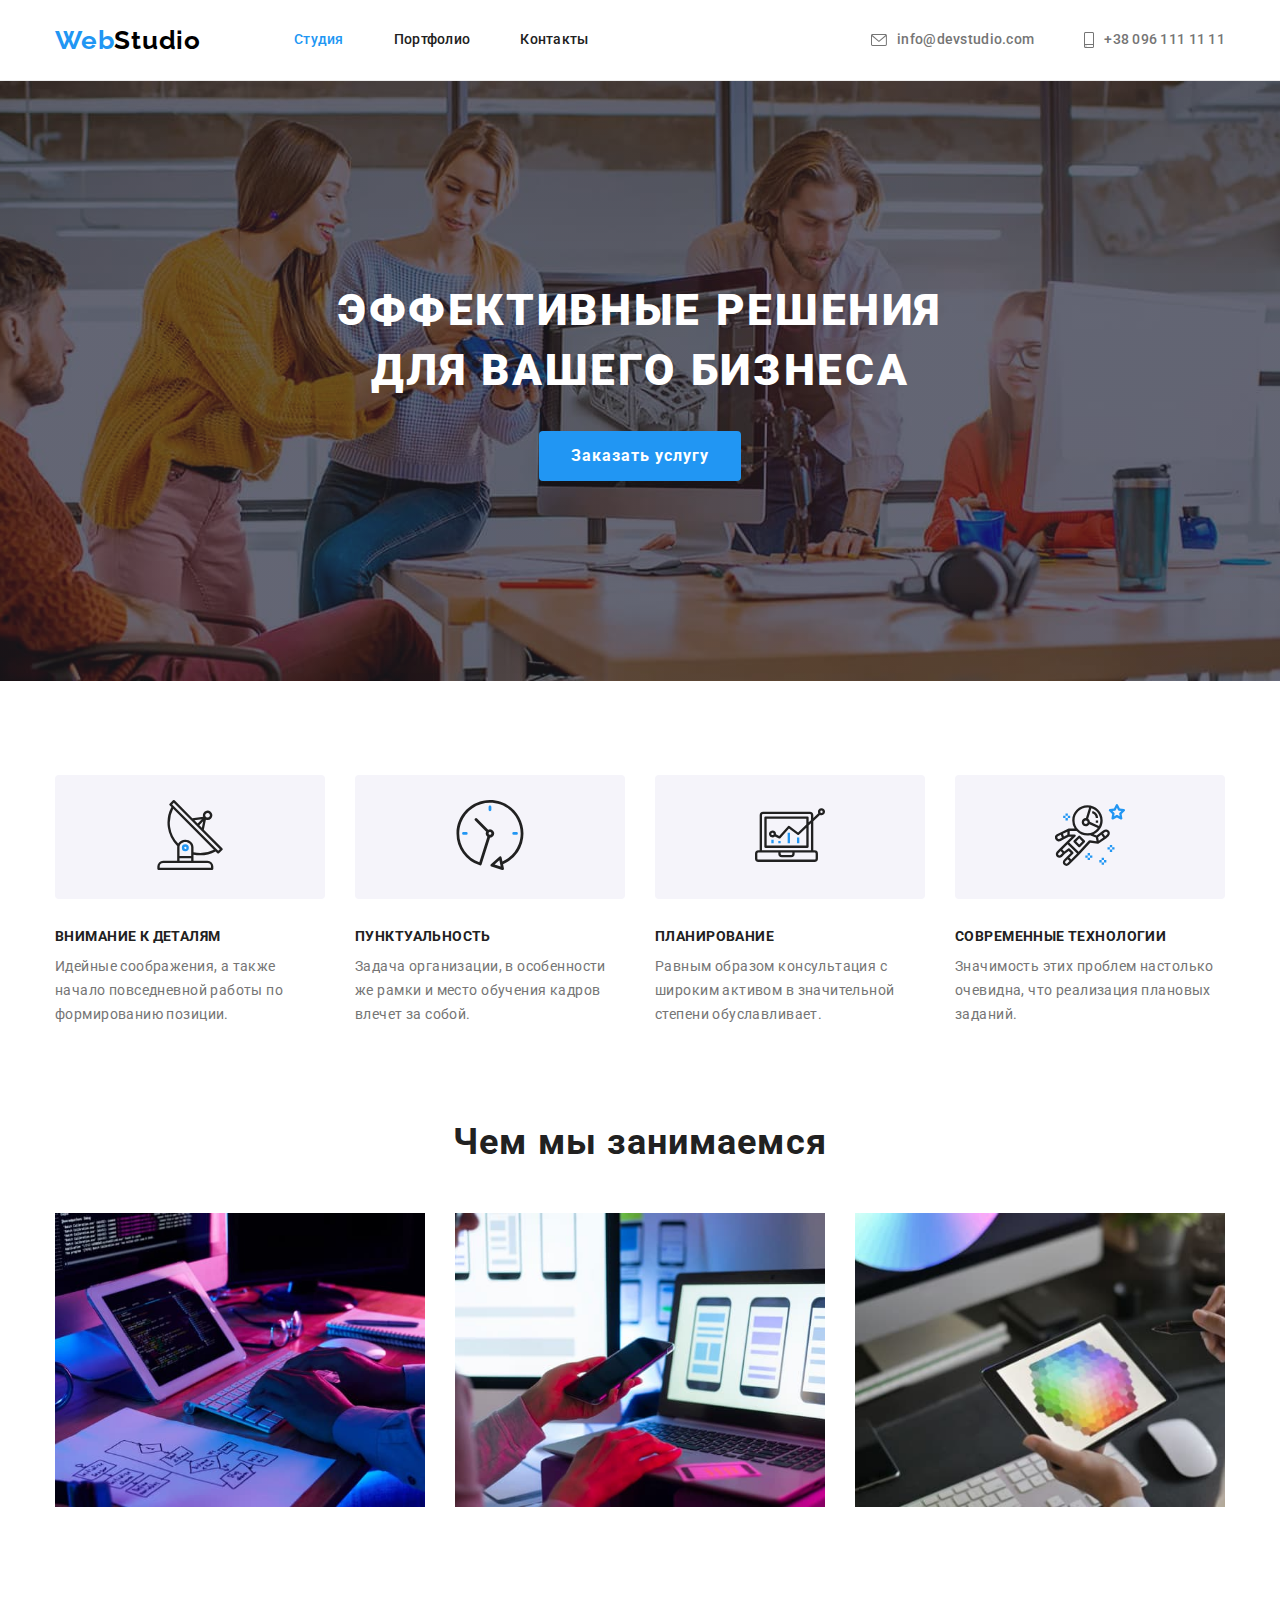
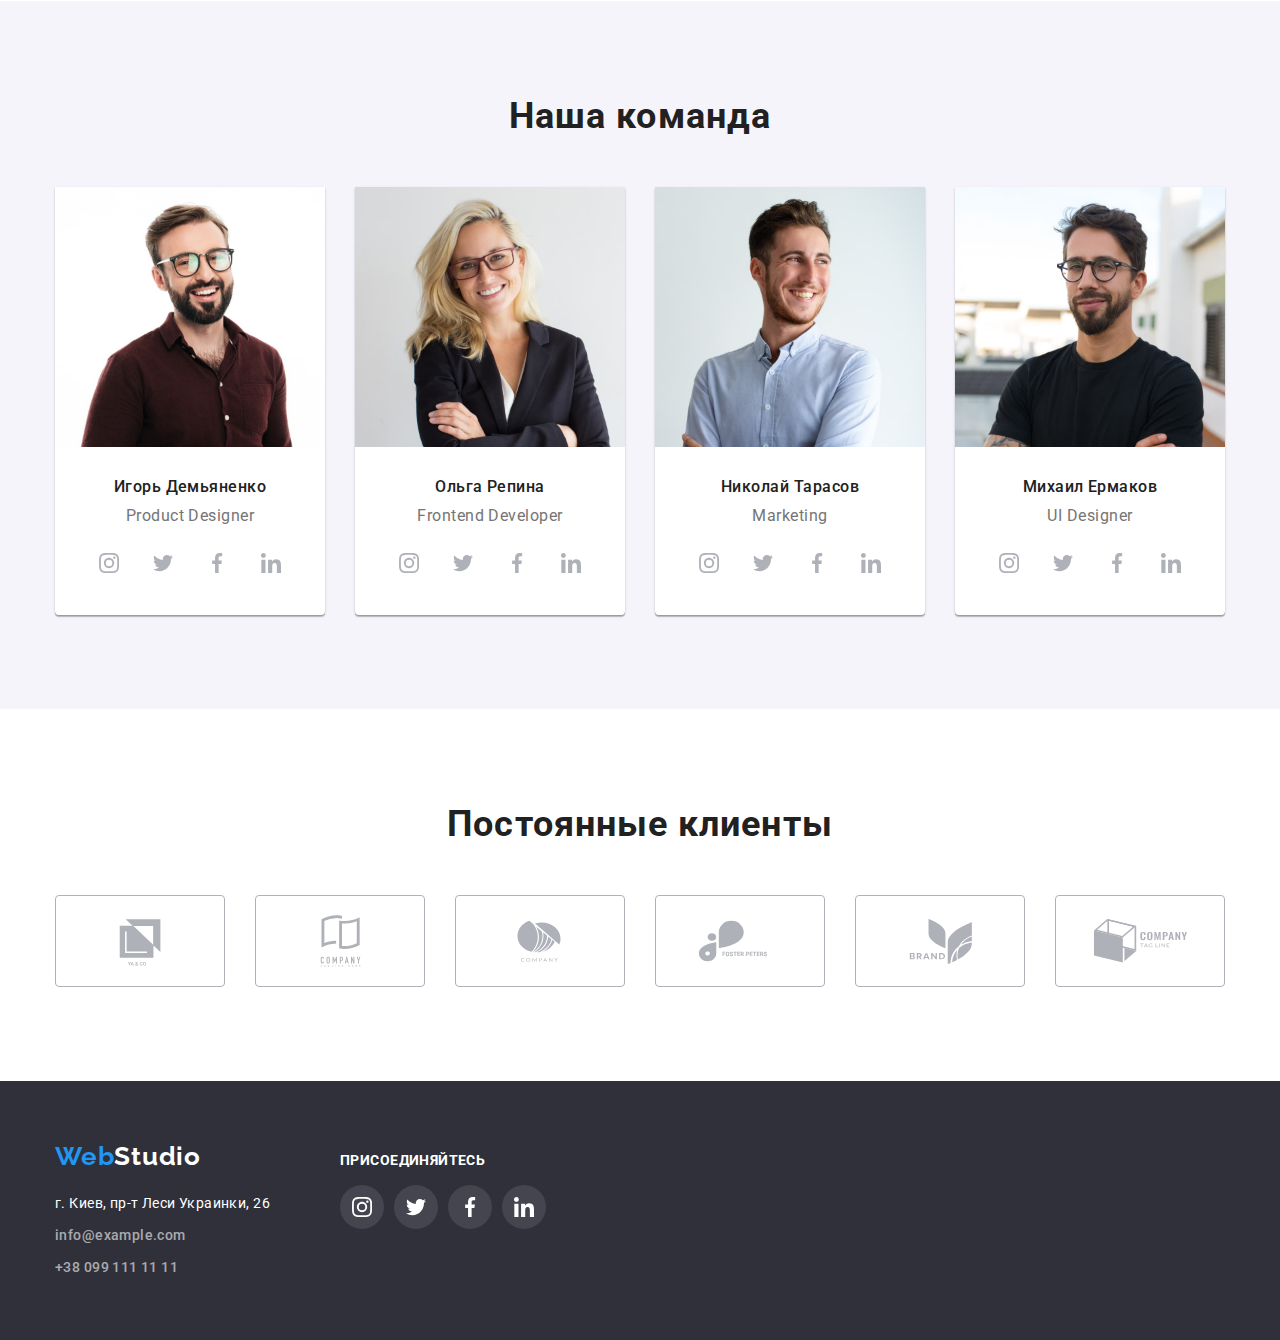
<file: index.html>
<!DOCTYPE html>
<html lang="ru">
  <head>
    <meta charset="UTF-8" />
    <meta http-equiv="X-UA-Compatible" content="IE=edge" />
    <meta name="viewport" content="width=device-width, initial-scale=1.0" />
    <link rel="preconnect" href="https://fonts.googleapis.com" />
    <link rel="preconnect" href="https://fonts.gstatic.com" crossorigin />
    <link
      href="https://fonts.googleapis.com/css2?family=Raleway:wght@700&family=Roboto:wght@400;500;700;900&display=swap"
      rel="stylesheet"
    />
    <link
      rel="stylesheet"
      href="https://cdnjs.cloudflare.com/ajax/libs/modern-normalize/1.1.0/modern-normalize.min.css"
    />
    <link rel="stylesheet" href="./css/styles.css" />
    <title>WebStudio</title>
  </head>
  <body>
    <header class="header">
      <div class="container main-navigation">
        <a href="./index.html" class="logo header-logo"
          ><span class="logo-accent">Web</span>Studio</a
        >
        <nav>
          <ul class="navigation">
            <li class="navigation-item">
              <a href="./index.html" class="current-link navigation-link"
                >Студия</a
              >
            </li>
            <li class="navigation-item">
              <a href="./portfolio.html" class="navigation-link">Портфолио</a>
            </li>
            <li class="navigation-item">
              <a href="" class="navigation-link">Контакты</a>
            </li>
          </ul>
        </nav>
        <ul class="contact-list">
          <li class="contact-item">
            <a href="mailto:info@devstudio.com" class="contact-link"
              ><svg class="mail-icon" width="16px" height="12px">
                <use href="./images/icons.svg#icon-envelope"></use>
              </svg>
              info@devstudio.com
            </a>
          </li>
          <li class="contact-item">
            <a href="tel:+380961111111" class="contact-link">
              <svg class="tel-icon" width="10px" height="16px">
                <use href="./images/icons.svg#icon-smartphone"></use>
              </svg>
              +38 096 111 11 11
            </a>
          </li>
        </ul>
      </div>
    </header>

    <main>
      <section class="hero section">
        <div class="container">
          <h1 class="hero-heading">Эффективные решения для вашего бизнеса</h1>
          <button type="button" class="order-button">Заказать услугу</button>
        </div>
      </section>
      <section class="section">
        <div class="container">
          <h2 class="mainpage-heading visually-hidden">Наши преимущества</h2>
          <ul class="feature-list">
            <li class="feature-item">
              <div class="feature-thumb">
                <svg class="feature-svg" width="70px" height="70px">
                  <use href="./images/icons.svg#icon-antenna-1"></use>
                </svg>
              </div>
              <h3 class="feature-heading">Внимание к деталям</h3>
              <p class="feature-text">
                Идейные соображения, а также начало повседневной работы по
                формированию позиции.
              </p>
            </li>
            <li class="feature-item">
              <div class="feature-thumb">
                <svg class="feature-svg" width="70px" height="70px">
                  <use href="./images/icons.svg#icon-clock-1"></use>
                </svg>
              </div>
              <h3 class="feature-heading">Пунктуальность</h3>
              <p class="feature-text">
                Задача организации, в особенности же рамки и место обучения
                кадров влечет за собой.
              </p>
            </li>
            <li class="feature-item">
              <div class="feature-thumb">
                <svg class="feature-svg" width="70px" height="70px">
                  <use href="./images/icons.svg#icon-diagram-1"></use>
                </svg>
              </div>
              <h3 class="feature-heading">Планирование</h3>
              <p class="feature-text">
                Равным образом консультация с широким активом в значительной
                степени обуславливает.
              </p>
            </li>
            <li class="feature-item">
              <div class="feature-thumb">
                <svg class="feature-svg" width="70px" height="70px">
                  <use href="./images/icons.svg#icon-astronaut-1"></use>
                </svg>
              </div>
              <h3 class="feature-heading">Современные технологии</h3>
              <p class="feature-text">
                Значимость этих проблем настолько очевидна, что реализация
                плановых заданий.
              </p>
            </li>
          </ul>
        </div>
      </section>
      <section class="section work-section">
        <div class="container">
          <h2 class="mainpage-heading">Чем мы занимаемся</h2>
          <ul class="work-list">
            <li class="work-item">
              <img
                class="work-img"
                src="./images/mainpage/1.jpg"
                alt="Человек набирает код на клавиатуре"
                width="370"
                height="294"
              />
            </li>
            <li class="work-item">
              <img
                class="work-img"
                src="./images/mainpage/2.jpg"
                alt="Человек держит смартфон в руке"
                width="370"
                height="294"
              />
            </li>
            <li class="work-item">
              <img
                class="work-img"
                src="./images/mainpage/3.jpg"
                alt="Человек держит планшет с палитрой цветов на экране"
                width="370"
                height="294"
              />
            </li>
          </ul>
        </div>
      </section>
      <section class="section team-section">
        <div class="container">
          <h2 class="mainpage-heading">Наша команда</h2>
          <ul class="team-list">
            <li class="team-item">
              <img
                src="./images/mainpage/demyanenko.jpg"
                alt="Игорь Демьяненко"
                width="270"
              />
              <div class="team-description">
                <h3 class="team-heading">Игорь Демьяненко</h3>
                <p lang="en" class="team-text">Product Designer</p>
                <ul class="social">
                  <li class="social-icon-item">
                    <a
                      href="https://www.instagram.com/"
                      target="_blank"
                      rel="nofollow noopener noreferrer"
                      class="social-link"
                      aria-label="Инстаграм"
                      ><svg class="social-icon" width="20" height="20">
                        <use href="./images/icons.svg#icon-instagram-1"></use>
                      </svg>
                    </a>
                  </li>
                  <li class="social-icon-item">
                    <a
                      href="https://twitter.com/"
                      target="_blank"
                      rel="nofollow noopener noreferrer"
                      class="social-link"
                      aria-label="Твиттер"
                      ><svg class="social-icon" width="20" height="20">
                        <use href="./images/icons.svg#icon-twitter-1"></use>
                      </svg>
                    </a>
                  </li>
                  <li class="social-icon-item">
                    <a
                      href="https://www.facebook.com/"
                      target="_blank"
                      rel="nofollow noopener noreferrer"
                      class="social-link"
                      aria-label="Фэйсбук"
                      ><svg class="social-icon" width="20" height="20">
                        <use href="./images/icons.svg#icon-facebook-1"></use>
                      </svg>
                    </a>
                  </li>
                  <li class="social-icon-item">
                    <a
                      href="https://www.linkedin.com/"
                      target="_blank"
                      rel="nofollow noopener noreferrer"
                      class="social-link"
                      aria-label="Линкедин"
                      ><svg class="social-icon" width="20" height="20">
                        <use href="./images/icons.svg#icon-linkedin-1"></use>
                      </svg>
                    </a>
                  </li>
                </ul>
              </div>
            </li>
            <li class="team-item">
              <img
                src="./images/mainpage/repina.jpg"
                alt="Ольга Репина"
                width="270"
              />
              <div class="team-description">
                <h3 class="team-heading">Ольга Репина</h3>
                <p lang="en" class="team-text">Frontend Developer</p>
                <ul class="social">
                  <li class="social-icon-item">
                    <a
                      href="https://www.instagram.com/"
                      target="_blank"
                      rel="nofollow noopener noreferrer"
                      class="social-link"
                      aria-label="Инстаграм"
                      ><svg class="social-icon" width="20" height="20">
                        <use href="./images/icons.svg#icon-instagram-1"></use>
                      </svg>
                    </a>
                  </li>
                  <li class="social-icon-item">
                    <a
                      href="https://twitter.com/"
                      target="_blank"
                      rel="nofollow noopener noreferrer"
                      class="social-link"
                      aria-label="Твиттер"
                      ><svg class="social-icon" width="20" height="20">
                        <use href="./images/icons.svg#icon-twitter-1"></use>
                      </svg>
                    </a>
                  </li>
                  <li class="social-icon-item">
                    <a
                      href="https://www.facebook.com/"
                      target="_blank"
                      rel="nofollow noopener noreferrer"
                      class="social-link"
                      aria-label="Фэйсбук"
                      ><svg class="social-icon" width="20" height="20">
                        <use href="./images/icons.svg#icon-facebook-1"></use>
                      </svg>
                    </a>
                  </li>
                  <li class="social-icon-item">
                    <a
                      href="https://www.linkedin.com/"
                      target="_blank"
                      rel="nofollow noopener noreferrer"
                      class="social-link"
                      aria-label="Линкедин"
                      ><svg class="social-icon" width="20" height="20">
                        <use href="./images/icons.svg#icon-linkedin-1"></use>
                      </svg>
                    </a>
                  </li>
                </ul>
              </div>
            </li>
            <li class="team-item">
              <img
                src="./images/mainpage/tarasov.jpg"
                alt="Николай Тарасов"
                width="270"
              />
              <div class="team-description">
                <h3 class="team-heading">Николай Тарасов</h3>
                <p lang="en" class="team-text">Marketing</p>
                <ul class="social">
                  <li class="social-icon-item">
                    <a
                      href="https://www.instagram.com/"
                      target="_blank"
                      rel="nofollow noopener noreferrer"
                      class="social-link"
                      aria-label="Инстаграм"
                      ><svg class="social-icon" width="20" height="20">
                        <use href="./images/icons.svg#icon-instagram-1"></use>
                      </svg>
                    </a>
                  </li>
                  <li class="social-icon-item">
                    <a
                      href="https://twitter.com/"
                      target="_blank"
                      rel="nofollow noopener noreferrer"
                      class="social-link"
                      aria-label="Твиттер"
                      ><svg class="social-icon" width="20" height="20">
                        <use href="./images/icons.svg#icon-twitter-1"></use>
                      </svg>
                    </a>
                  </li>
                  <li class="social-icon-item">
                    <a
                      href="https://www.facebook.com/"
                      target="_blank"
                      rel="nofollow noopener noreferrer"
                      class="social-link"
                      aria-label="Фэйсбук"
                      ><svg class="social-icon" width="20" height="20">
                        <use href="./images/icons.svg#icon-facebook-1"></use>
                      </svg>
                    </a>
                  </li>
                  <li class="social-icon-item">
                    <a
                      href="https://www.linkedin.com/"
                      target="_blank"
                      rel="nofollow noopener noreferrer"
                      class="social-link"
                      aria-label="Линкедин"
                      ><svg class="social-icon" width="20" height="20">
                        <use href="./images/icons.svg#icon-linkedin-1"></use>
                      </svg>
                    </a>
                  </li>
                </ul>
              </div>
            </li>
            <li class="team-item">
              <img
                src="./images/mainpage/ermakov.jpg"
                alt="Михаил Ермаков"
                width="270"
              />
              <div class="team-description">
                <h3 class="team-heading">Михаил Ермаков</h3>
                <p lang="en" class="team-text">UI Designer</p>
                <ul class="social">
                  <li class="social-icon-item">
                    <a
                      href="https://www.instagram.com/"
                      target="_blank"
                      rel="nofollow noopener noreferrer"
                      class="social-link"
                      aria-label="Инстаграм"
                      ><svg class="social-icon" width="20" height="20">
                        <use href="./images/icons.svg#icon-instagram-1"></use>
                      </svg>
                    </a>
                  </li>
                  <li class="social-icon-item">
                    <a
                      href="https://twitter.com/"
                      target="_blank"
                      rel="nofollow noopener noreferrer"
                      class="social-link"
                      aria-label="Твиттер"
                      ><svg class="social-icon" width="20" height="20">
                        <use href="./images/icons.svg#icon-twitter-1"></use>
                      </svg>
                    </a>
                  </li>
                  <li class="social-icon-item">
                    <a
                      href="https://www.facebook.com/"
                      target="_blank"
                      rel="nofollow noopener noreferrer"
                      class="social-link"
                      aria-label="Фэйсбук"
                      ><svg class="social-icon" width="20" height="20">
                        <use href="./images/icons.svg#icon-facebook-1"></use>
                      </svg>
                    </a>
                  </li>
                  <li class="social-icon-item">
                    <a
                      href="https://www.linkedin.com/"
                      target="_blank"
                      rel="nofollow noopener noreferrer"
                      class="social-link"
                      aria-label="Линкедин"
                      ><svg class="social-icon" width="20" height="20">
                        <use href="./images/icons.svg#icon-linkedin-1"></use>
                      </svg>
                    </a>
                  </li>
                </ul>
              </div>
            </li>
          </ul>
        </div>
      </section>

      <section class="section">
        <div class="container">
          <h2 class="mainpage-heading">Постоянные клиенты</h2>
          <ul class="clients-list">
            <li>
              <a href="" class="clients-link">
                <svg width="106" height="60" class="clients-icon">
                  <use href="./images/icons.svg#icon-Logo"></use>
                </svg>
              </a>
            </li>
            <li>
              <a href="" class="clients-link">
                <svg width="106" height="60" class="clients-icon">
                  <use href="./images/icons.svg#icon-Logo2"></use>
                </svg>
              </a>
            </li>
            <li>
              <a href="" class="clients-link">
                <svg width="106" height="60" class="clients-icon">
                  <use href="./images/icons.svg#icon-Logo3"></use>
                </svg>
              </a>
            </li>
            <li>
              <a href="" class="clients-link">
                <svg width="106" height="60" class="clients-icon">
                  <use href="./images/icons.svg#icon-Logo4"></use>
                </svg>
              </a>
            </li>
            <li>
              <a href="" class="clients-link">
                <svg width="106" height="60" class="clients-icon">
                  <use href="./images/icons.svg#icon-Logo5"></use>
                </svg>
              </a>
            </li>
            <li>
              <a href="" class="clients-link">
                <svg width="106" height="60" class="clients-icon">
                  <use href="./images/icons.svg#icon-Logo6"></use>
                </svg>
              </a>
            </li>
          </ul>
        </div>
      </section>
    </main>

    <footer class="footer">
      <div class="container footer-container">
        <div class="footer-address">
          <a href="./index.html" class="logo footer-logo"
            ><span class="logo-accent">Web</span>Studio</a
          >
          <address class="address">
            <p class="address-place">г. Киев, пр-т Леси Украинки, 26</p>
            <ul>
              <li class="address-item">
                <a href="mailto:info@example.com" class="address-link"
                  >info@example.com</a
                >
              </li>
              <li class="address-item">
                <a href="tel:+380991111111" class="address-link"
                  >+38 099 111 11 11</a
                >
              </li>
            </ul>
          </address>
        </div>
        <div class="footer-social">
          <h3 class="join-us">Присоединяйтесь</h3>
          <ul class="social">
            <li class="social-icon-item">
              <a
                href="https://www.instagram.com/"
                target="_blank"
                rel="nofollow noopener noreferrer"
                class="social-link footer-link"
                aria-label="Инстаграм"
                ><svg class="social-icon" width="20" height="20">
                  <use href="./images/icons.svg#icon-instagram-1"></use>
                </svg>
              </a>
            </li>
            <li class="social-icon-item">
              <a
                href="https://twitter.com/"
                target="_blank"
                rel="nofollow noopener noreferrer"
                class="social-link footer-link"
                aria-label="Твиттер"
                ><svg class="social-icon" width="20" height="20">
                  <use href="./images/icons.svg#icon-twitter-1"></use>
                </svg>
              </a>
            </li>
            <li class="social-icon-item">
              <a
                href="https://www.facebook.com/"
                target="_blank"
                rel="nofollow noopener noreferrer"
                class="social-link footer-link"
                aria-label="Фэйсбук"
                ><svg class="social-icon" width="20" height="20">
                  <use href="./images/icons.svg#icon-facebook-1"></use>
                </svg>
              </a>
            </li>
            <li class="social-icon-item">
              <a
                href="https://www.linkedin.com/"
                target="_blank"
                rel="nofollow noopener noreferrer"
                class="social-link footer-link"
                aria-label="Линкедин"
                ><svg class="social-icon" width="20" height="20">
                  <use href="./images/icons.svg#icon-linkedin-1"></use>
                </svg>
              </a>
            </li>
          </ul>
        </div>
      </div>
    </footer>
  </body>
</html>
</file>
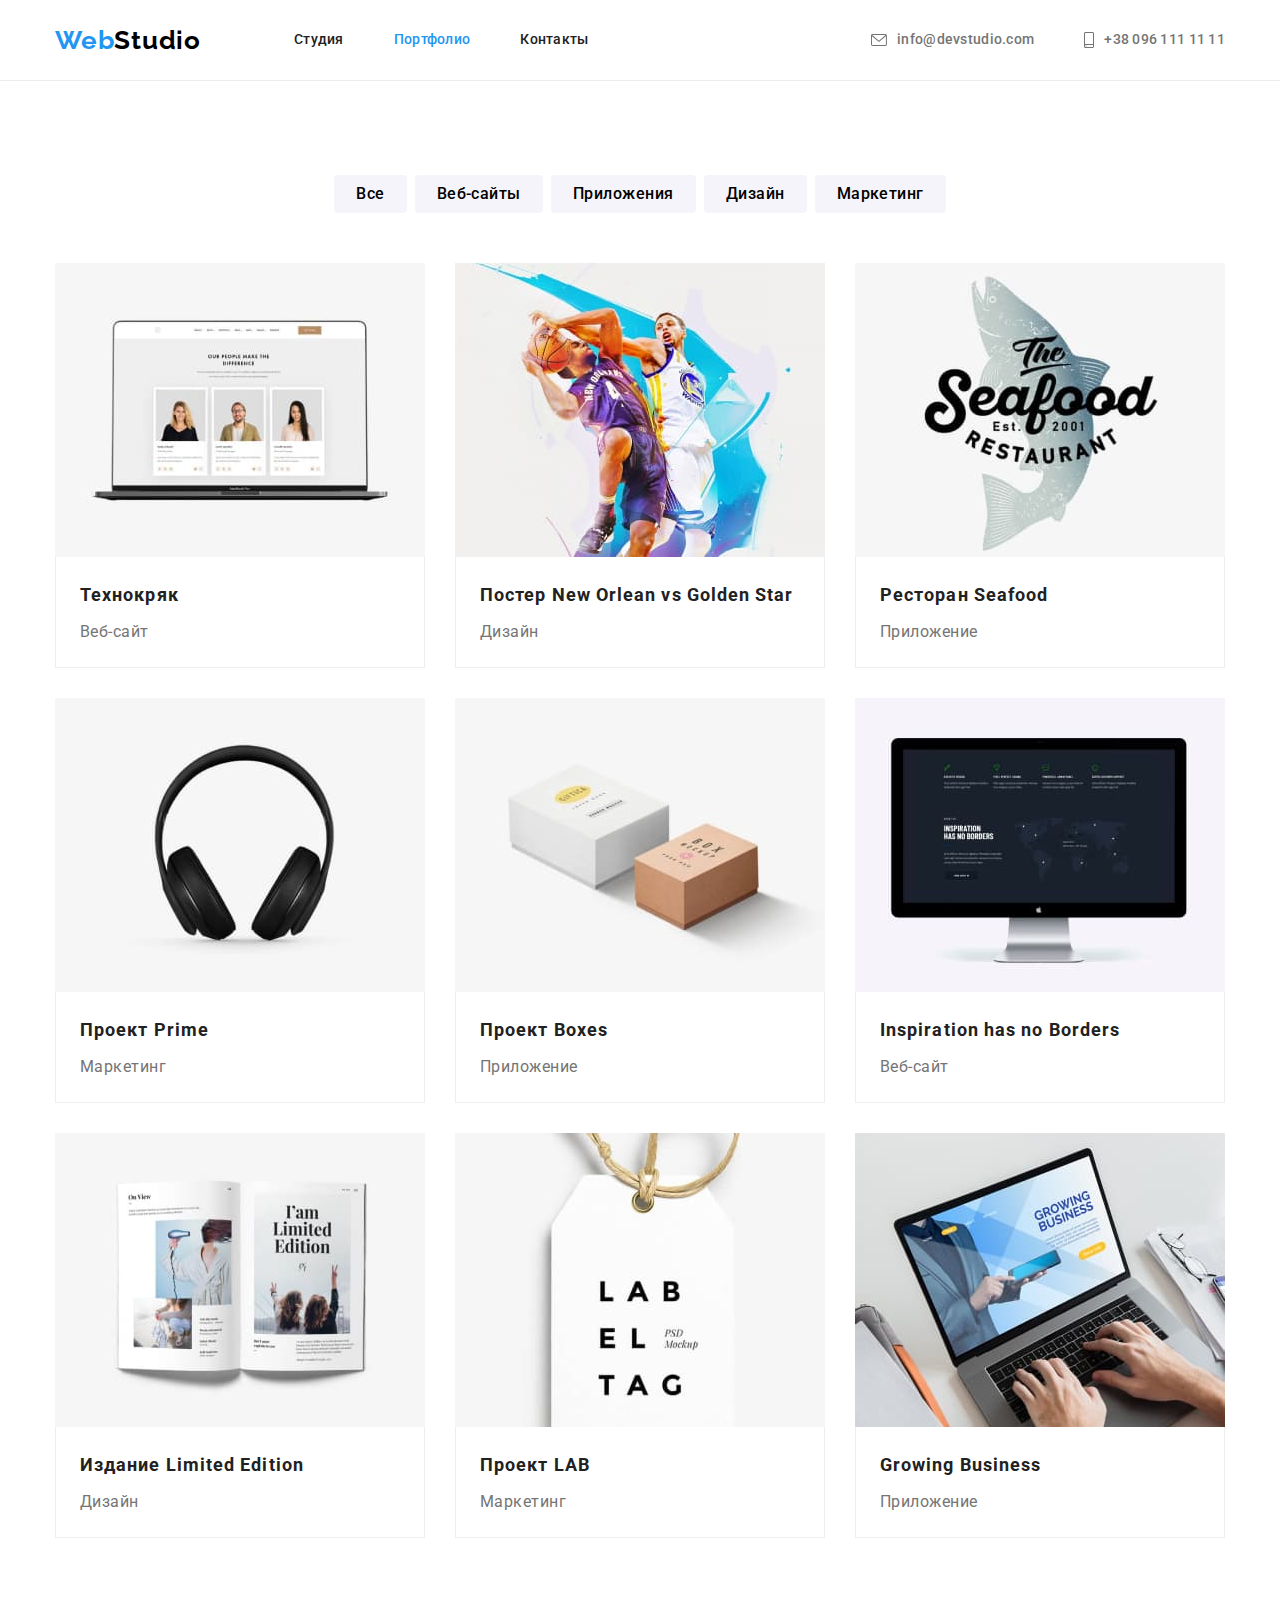
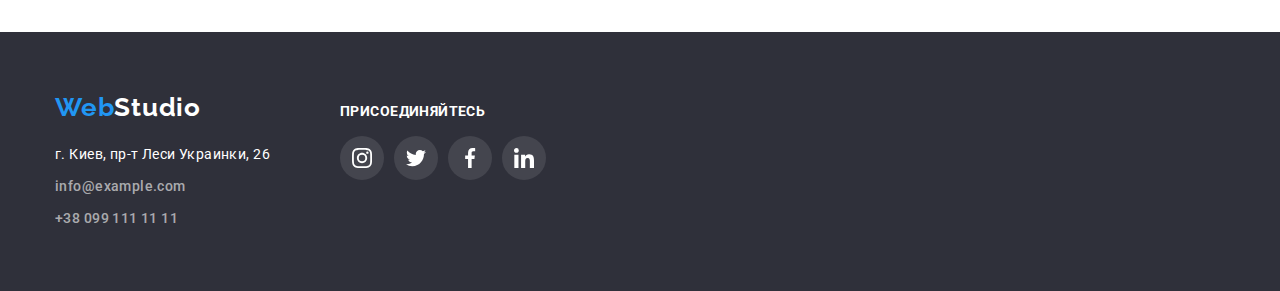
<file: portfolio.html>
<!DOCTYPE html>
<html lang="ru">
  <head>
    <meta charset="UTF-8" />
    <meta http-equiv="X-UA-Compatible" content="IE=edge" />
    <meta name="viewport" content="width=device-width, initial-scale=1.0" />
    <link rel="preconnect" href="https://fonts.googleapis.com" />
    <link rel="preconnect" href="https://fonts.gstatic.com" crossorigin />
    <link
      href="https://fonts.googleapis.com/css2?family=Raleway:wght@700&family=Roboto:wght@400;500;700;900&display=swap"
      rel="stylesheet"
    />
    <link
      rel="stylesheet"
      href="https://cdnjs.cloudflare.com/ajax/libs/modern-normalize/1.1.0/modern-normalize.min.css"
    />
    <link rel="stylesheet" href="./css/styles.css" />
    <title>Портфолио</title>
  </head>
  <body>
    <header class="header">
      <div class="container main-navigation">
        <a href="./index.html" class="logo header-logo"
          ><span class="logo-accent">Web</span>Studio</a
        >
        <nav>
          <ul class="navigation">
            <li class="navigation-item">
              <a href="./index.html" class="navigation-link">Студия</a>
            </li>
            <li class="navigation-item">
              <a href="./portfolio.html" class="current-link navigation-link"
                >Портфолио</a
              >
            </li>
            <li class="navigation-item">
              <a href="" class="navigation-link">Контакты</a>
            </li>
          </ul>
        </nav>
        <ul class="contact-list">
          <li class="contact-item header-contact">
            <a href="mailto:info@devstudio.com" class="contact-link">
              <svg class="mail-icon" width="16px" height="12px">
                <use href="./images/icons.svg#icon-envelope"></use>
              </svg>
              info@devstudio.com
            </a>
          </li>
          <li class="contact-item header-contact">
            <a href="tel:+380961111111" class="contact-link">
              <svg class="tel-icon" width="10px" height="16px">
                <use href="./images/icons.svg#icon-smartphone"></use>
              </svg>
              +38 096 111 11 11
            </a>
          </li>
        </ul>
      </div>
    </header>

    <main>
      <section class="section">
        <div class="container">
          <h1 class="portfolio-heading visually-hidden">Портфолио</h1>
          <ul class="filters-list">
            <li class="filters-item">
              <button type="button" class="filters-button">Все</button>
            </li>
            <li class="filters-item">
              <button type="button" class="filters-button">Веб-сайты</button>
            </li>
            <li class="filters-item">
              <button type="button" class="filters-button">Приложения</button>
            </li>
            <li class="filters-item">
              <button type="button" class="filters-button">Дизайн</button>
            </li>
            <li class="filters-item">
              <button type="button" class="filters-button">Маркетинг</button>
            </li>
          </ul>
          <ul class="project-list">
            <li class="project-list-item">
              <a href="" class="project-link"
                ><img
                  src="./images/portfolio/portf1.jpg"
                  alt="Веб-сайт"
                  width="370"
                  height="294"
                />
                <div class="project-description">
                  <h2 class="project-heading">Технокряк</h2>
                  <p class="project-text">Веб-сайт</p>
                </div></a
              >
            </li>
            <li class="project-list-item">
              <a href="" class="project-link">
                <img
                  src="./images/portfolio/portf2.jpg"
                  alt="Баскетбольный постер"
                  width="370"
                  height="294"
                />
                <div class="project-description">
                  <h2 class="project-heading">
                    Постер <span lang="en">New Orlean vs Golden Star</span>
                  </h2>
                  <p class="project-text">Дизайн</p>
                </div>
              </a>
            </li>
            <li class="project-list-item">
              <a href="" class="project-link">
                <img
                  src="./images/portfolio/portf3.jpg"
                  alt="Логотип ресторана"
                  width="370"
                  height="294"
                />
                <div class="project-description">
                  <h2 class="project-heading">
                    Ресторан <span lang="en">Seafood</span>
                  </h2>
                  <p class="project-text">Приложение</p>
                </div>
              </a>
            </li>
            <li class="project-list-item">
              <a href="" class="project-link">
                <img
                  src="./images/portfolio/portf4.jpg"
                  alt="Наушники"
                  width="370"
                  height="294"
                />
                <div class="project-description">
                  <h2 class="project-heading">
                    Проект <span lang="en">Prime</span>
                  </h2>
                  <p class="project-text">Маркетинг</p>
                </div>
              </a>
            </li>
            <li class="project-list-item">
              <a href="" class="project-link">
                <img
                  src="./images/portfolio/portf5.jpg"
                  alt="Пара ящиков"
                  width="370"
                  height="294"
                />
                <div class="project-description">
                  <h2 class="project-heading">
                    Проект <span lang="en">Boxes</span>
                  </h2>
                  <p class="project-text">Приложение</p>
                </div>
              </a>
            </li>
            <li class="project-list-item">
              <a href="" class="project-link">
                <img
                  src="./images/portfolio/portf6.jpg"
                  alt="Веб-сайт"
                  width="370"
                  height="294"
                />
                <div class="project-description">
                  <h2 lang="en" class="project-heading">
                    Inspiration has no Borders
                  </h2>
                  <p class="project-text">Веб-сайт</p>
                </div>
              </a>
            </li>
            <li class="project-list-item">
              <a href="" class="project-link">
                <img
                  src="./images/portfolio/portf7.jpg"
                  alt="Издание в печатном виде"
                  width="370"
                  height="294"
                />
                <div class="project-description">
                  <h2 class="project-heading">
                    Издание <span lang="en">Limited Edition</span>
                  </h2>
                  <p class="project-text">Дизайн</p>
                </div>
              </a>
            </li>
            <li class="project-list-item">
              <a href="" class="project-link">
                <img
                  src="./images/portfolio/portf8.jpg"
                  alt="Бирка"
                  width="370"
                  height="294"
                />
                <div class="project-description">
                  <h2 class="project-heading">
                    Проект <span lang="en">LAB</span>
                  </h2>
                  <p class="project-text">Маркетинг</p>
                </div>
              </a>
            </li>
            <li class="project-list-item">
              <a href="" class="project-link">
                <img
                  src="./images/portfolio/portf9.jpg"
                  alt="Приложение на экране ноутбука"
                  width="370"
                  height="294"
                />
                <div class="project-description">
                  <h2 lang="en" class="project-heading">Growing Business</h2>
                  <p class="project-text">Приложение</p>
                </div>
              </a>
            </li>
          </ul>
        </div>
      </section>
    </main>

    <footer class="footer">
      <div class="container footer-container">
        <div class="footer-address">
          <a href="./index.html" class="logo footer-logo"
            ><span class="logo-accent">Web</span>Studio</a
          >
          <address class="address">
            <p class="address-place">г. Киев, пр-т Леси Украинки, 26</p>
            <ul>
              <li class="address-item">
                <a href="mailto:info@example.com" class="address-link"
                  >info@example.com</a
                >
              </li>
              <li class="address-item">
                <a href="tel:+380991111111" class="address-link"
                  >+38 099 111 11 11</a
                >
              </li>
            </ul>
          </address>
        </div>
        <div class="footer-social">
          <h3 class="join-us">Присоединяйтесь</h3>
          <ul class="social">
            <li class="social-icon-item">
              <a
                href="https://www.instagram.com/"
                target="_blank"
                rel="nofollow noopener noreferrer"
                class="social-link footer-link"
                aria-label="Инстаграм"
                ><svg class="social-icon" width="20" height="20">
                  <use href="./images/icons.svg#icon-instagram-1"></use>
                </svg>
              </a>
            </li>
            <li class="social-icon-item">
              <a
                href="https://twitter.com/"
                target="_blank"
                rel="nofollow noopener noreferrer"
                class="social-link footer-link"
                aria-label="Твиттер"
                ><svg class="social-icon" width="20" height="20">
                  <use href="./images/icons.svg#icon-twitter-1"></use>
                </svg>
              </a>
            </li>
            <li class="social-icon-item">
              <a
                href="https://www.facebook.com/"
                target="_blank"
                rel="nofollow noopener noreferrer"
                class="social-link footer-link"
                aria-label="Фэйсбук"
                ><svg class="social-icon" width="20" height="20">
                  <use href="./images/icons.svg#icon-facebook-1"></use>
                </svg>
              </a>
            </li>
            <li class="social-icon-item">
              <a
                href="https://www.linkedin.com/"
                target="_blank"
                rel="nofollow noopener noreferrer"
                class="social-link footer-link"
                aria-label="Линкедин"
                ><svg class="social-icon" width="20" height="20">
                  <use href="./images/icons.svg#icon-linkedin-1"></use>
                </svg>
              </a>
            </li>
          </ul>
        </div>
      </div>
    </footer>
  </body>
</html>
</file>
<file: css/styles.css>
body {
  font-family: "Roboto", "Open Sans", "Helvetica Neue", sans-serif;
  background-color: #ffffff;
  color: #212121;
  --brand-color: #2196f3;
  --background-color: #2f303a;
  --text-color: #757575;
  --alternate-text-color: #ffffff;
}

/* Сброс стилей */

ul {
  list-style: none;
  margin: 0;
  padding: 0;
}

h1,
h2,
h3,
h4,
h5,
h6,
p {
  margin: 0;
}

img {
  display: block;
}

/* a {
  text-decoration: none;
  display: block;
  color: inherit;
} */

/* Контейнер */

.container {
  width: 1200px;
  padding: 0 15px;
  margin-left: auto;
  margin-right: auto;
}

.section {
  padding: 94px 0;
}

/* Стили хедера */

.header {
  border-bottom: 1px solid #ececec;
}

.main-navigation {
  display: flex;
  align-items: center;
}

.logo {
  color: #000;
  font-family: "Raleway", sans-serif;
  font-size: 26px;
  line-height: 1.19;
  font-weight: 700;
  letter-spacing: 0.03em;
  text-decoration: none;
}

.header-logo {
  margin-right: 93px;
}

.logo-accent {
  color: var(--brand-color);
}

.navigation {
  display: flex;
}

.navigation-item:not(:last-child) {
  margin-right: 50px;
}

.navigation-link {
  color: #212121;
  font-size: 14px;
  line-height: 1.14;
  font-weight: 500;
  letter-spacing: 0.02em;
  text-decoration: none;
  display: block;
  padding: 32px 0;
}

.current-link {
  color: var(--brand-color);
}

.navigation-link:hover,
.navigation-link:focus {
  color: var(--brand-color);
}

.contact-list {
  display: flex;
  margin-left: auto;
}

.contact-item + .contact-item {
  margin-left: 50px;
}

.contact-link {
  display: flex;
  align-items: center;
  padding: 32px 0;
  color: var(--text-color);
  font-size: 14px;
  line-height: 1.14;
  font-weight: 500;
  letter-spacing: 0.02em;
  text-decoration: none;
}

.contact-link:hover,
.contact-link:focus {
  color: var(--brand-color);
}

.mail-icon,
.tel-icon {
  margin-right: 10px;
  fill: currentColor;
}

/* Стили главной страницы */

.hero {
  text-align: center;
  padding-top: 200px;
  padding-bottom: 200px;

  background-color: #c4c4c4;
  background-image: linear-gradient(
      to right,
      rgba(47, 48, 58, 0.4),
      rgba(47, 48, 58, 0.4)
    ),
    url(../images/mainpage/background.jpg);
  background-position: center;
  background-size: cover;
  max-width: 1600px;
  margin: 0 auto;
}

.hero-heading {
  color: var(--alternate-text-color);
  font-size: 44px;
  line-height: 1.36;
  font-weight: 900;
  letter-spacing: 0.06em;
  text-transform: uppercase;
  text-decoration: none;
  width: 696px;
  margin-bottom: 30px;
  margin-left: auto;
  margin-right: auto;
}

.order-button,
.filters-button {
  cursor: pointer;
  font-family: inherit;
  border: none;
  border-radius: 4px;
  display: inline-block;
}

.order-button {
  background-color: var(--brand-color);
  color: var(--alternate-text-color);
  font-size: 16px;
  line-height: 1.88;
  font-weight: 700;
  letter-spacing: 0.06em;
  padding: 10px 32px;
}

.order-button:hover,
.order-button:focus {
  background-color: #188ce8;
}

.visually-hidden {
  position: absolute;
  width: 1px;
  height: 1px;
  margin: -1px;
  border: 0;
  padding: 0;
  white-space: nowrap;
  clip-path: inset(100%);
  clip: rect(0 0 0 0);
  overflow: hidden;
}

.mainpage-heading {
  font-size: 36px;
  line-height: 1.17;
  letter-spacing: 0.03em;
  margin-bottom: 50px;
  text-align: center;
}

.feature-list {
  display: flex;
}

.feature-item {
  width: 270px;
}

.feature-item:not(:last-child) {
  margin-right: 30px;
}

.feature-thumb {
  padding: 25px 100px;
  margin-bottom: 30px;
  background-color: #f5f4fa;
  border-radius: 4px;
}

.feature-heading {
  font-size: 14px;
  line-height: 1.14;
  font-weight: 700;
  letter-spacing: 0.03em;
  text-transform: uppercase;
  margin-bottom: 10px;
}

.feature-text {
  color: var(--text-color);
  font-size: 14px;
  line-height: 1.71;
  letter-spacing: 0.03em;
}

.work-section {
  padding-top: 0;
}

.work-list {
  display: flex;
}

.work-item:not(:last-child) {
  margin-right: 30px;
}

.work-img {
  object-fit: cover;
}

.team-section {
  background-color: #f5f4fa;
}

.team-list {
  display: flex;
}

.team-item {
  box-shadow: 0px 1px 3px rgba(0, 0, 0, 0.12), 0px 1px 1px rgba(0, 0, 0, 0.14),
    0px 2px 1px rgba(0, 0, 0, 0.2);
  border-radius: 0px 0px 4px 4px;
  background-color: var(--alternate-text-color);
}

.team-item:not(:last-child) {
  margin-right: 30px;
}

.team-description {
  text-align: center;
  padding: 30px 32px;
}

.team-heading {
  font-size: 16px;
  line-height: 1.19;
  font-weight: 500;
  letter-spacing: 0.03em;
  margin-bottom: 10px;
}

.team-text {
  color: var(--text-color);
  line-height: 1.19;
  letter-spacing: 0.03em;
}

.social {
  display: flex;
  margin-top: 16px;
  justify-content: center;
  gap: 10px;
}

.social-icon {
  fill: currentColor;
}

.social-link {
  display: block;
  width: 44px;
  height: 44px;
  padding: 12px;
  color: #afb1b8;
}

.social-link:hover,
.social-link:focus {
  color: var(--alternate-text-color);
  background-color: var(--brand-color);
  border-radius: 50%;
}

.clients-list {
  display: flex;
  justify-content: center;
  gap: 30px;
}

.clients-link {
  width: 170px;
  height: 92px;
  display: block;
  padding: 16px 32px;
  border: 1px solid #afb1b8;
  border-radius: 4px;
  color: #afb1b8;
}

.clients-icon {
  fill: currentColor;
}

.clients-link:hover,
.clients-link:focus {
  border: 1px solid var(--brand-color);
  color: var(--brand-color);
}

/* Стили страницы портфолио */

.portfolio-heading {
  text-align: center;
}

.filters-list {
  display: flex;
  justify-content: center;
  margin-bottom: 50px;
}

.filters-button {
  background-color: #f5f4fa;
  font-size: 16px;
  line-height: 1.62;
  font-weight: 500;
  letter-spacing: 0.03em;
  text-align: center;
  padding: 6px 22px;
}

.filters-item:not(:last-child) {
  margin-right: 8px;
}

.filters-button:hover,
.filters-button:focus {
  background-color: var(--brand-color);
  color: var(--alternate-text-color);
  box-shadow: 0px 3px 1px rgba(0, 0, 0, 0.1), 0px 1px 2px rgba(0, 0, 0, 0.08),
    0px 2px 2px rgba(0, 0, 0, 0.12);
}

.project-list {
  display: flex;
  flex-wrap: wrap;
}

.project-list-item {
  width: 370px;
  margin-right: 30px;
  margin-bottom: 30px;
}

.project-link:hover,
.project-link:focus {
  box-shadow: 0px 1px 1px rgba(0, 0, 0, 0.12), 0px 4px 4px rgba(0, 0, 0, 0.06),
    1px 4px 6px rgba(0, 0, 0, 0.16);
}

.project-description {
  border-left: 1px solid #eeeeee;
  border-bottom: 1px solid #eeeeee;
  border-right: 1px solid #eeeeee;
}

.project-list-item:nth-child(3n) {
  margin-right: 0;
}

.project-list-item:nth-last-child(-n + 3) {
  margin-bottom: 0;
}

.project-description {
  padding: 20px 24px;
}

.project-link {
  text-decoration: none;
  display: block;
  color: inherit;
}

.project-heading {
  font-size: 18px;
  line-height: 2;
  letter-spacing: 0.06em;
  margin-bottom: 4px;
}

.project-text {
  color: var(--text-color);
  line-height: 1.88;
  letter-spacing: 0.03em;
}

/* Стили футера */

.footer {
  background-color: var(--background-color);
  padding: 60px 0;
}

.footer-container {
  display: flex;
  align-items: baseline;
}

.footer-logo {
  color: var(--alternate-text-color);
  margin-bottom: 20px;
  display: inline-block;
}

.address {
  font-style: normal;
}

.address-place {
  color: var(--alternate-text-color);
  font-size: 14px;
  line-height: 1.71;
  letter-spacing: 0.03em;
  margin-bottom: 8px;
}

.address-item + .address-item {
  margin-top: 8px;
}

.address-link {
  color: rgba(255, 255, 255, 0.6);
  font-size: 14px;
  line-height: 1.71;
  font-weight: 500;
  text-decoration: none;
  letter-spacing: 0.03em;
}

.address-link:hover,
.address-link:focus {
  color: var(--brand-color);
}

.footer-social {
  margin-left: 70px;
}

.footer-link {
  border-radius: 50%;
  background: rgba(255, 255, 255, 0.1);
  color: #ffffff;
}

.join-us {
  color: var(--alternate-text-color);
  font-weight: 700;
  font-size: 14px;
  line-height: 1.14;
  letter-spacing: 0.03em;
  text-transform: uppercase;
}
</file>
